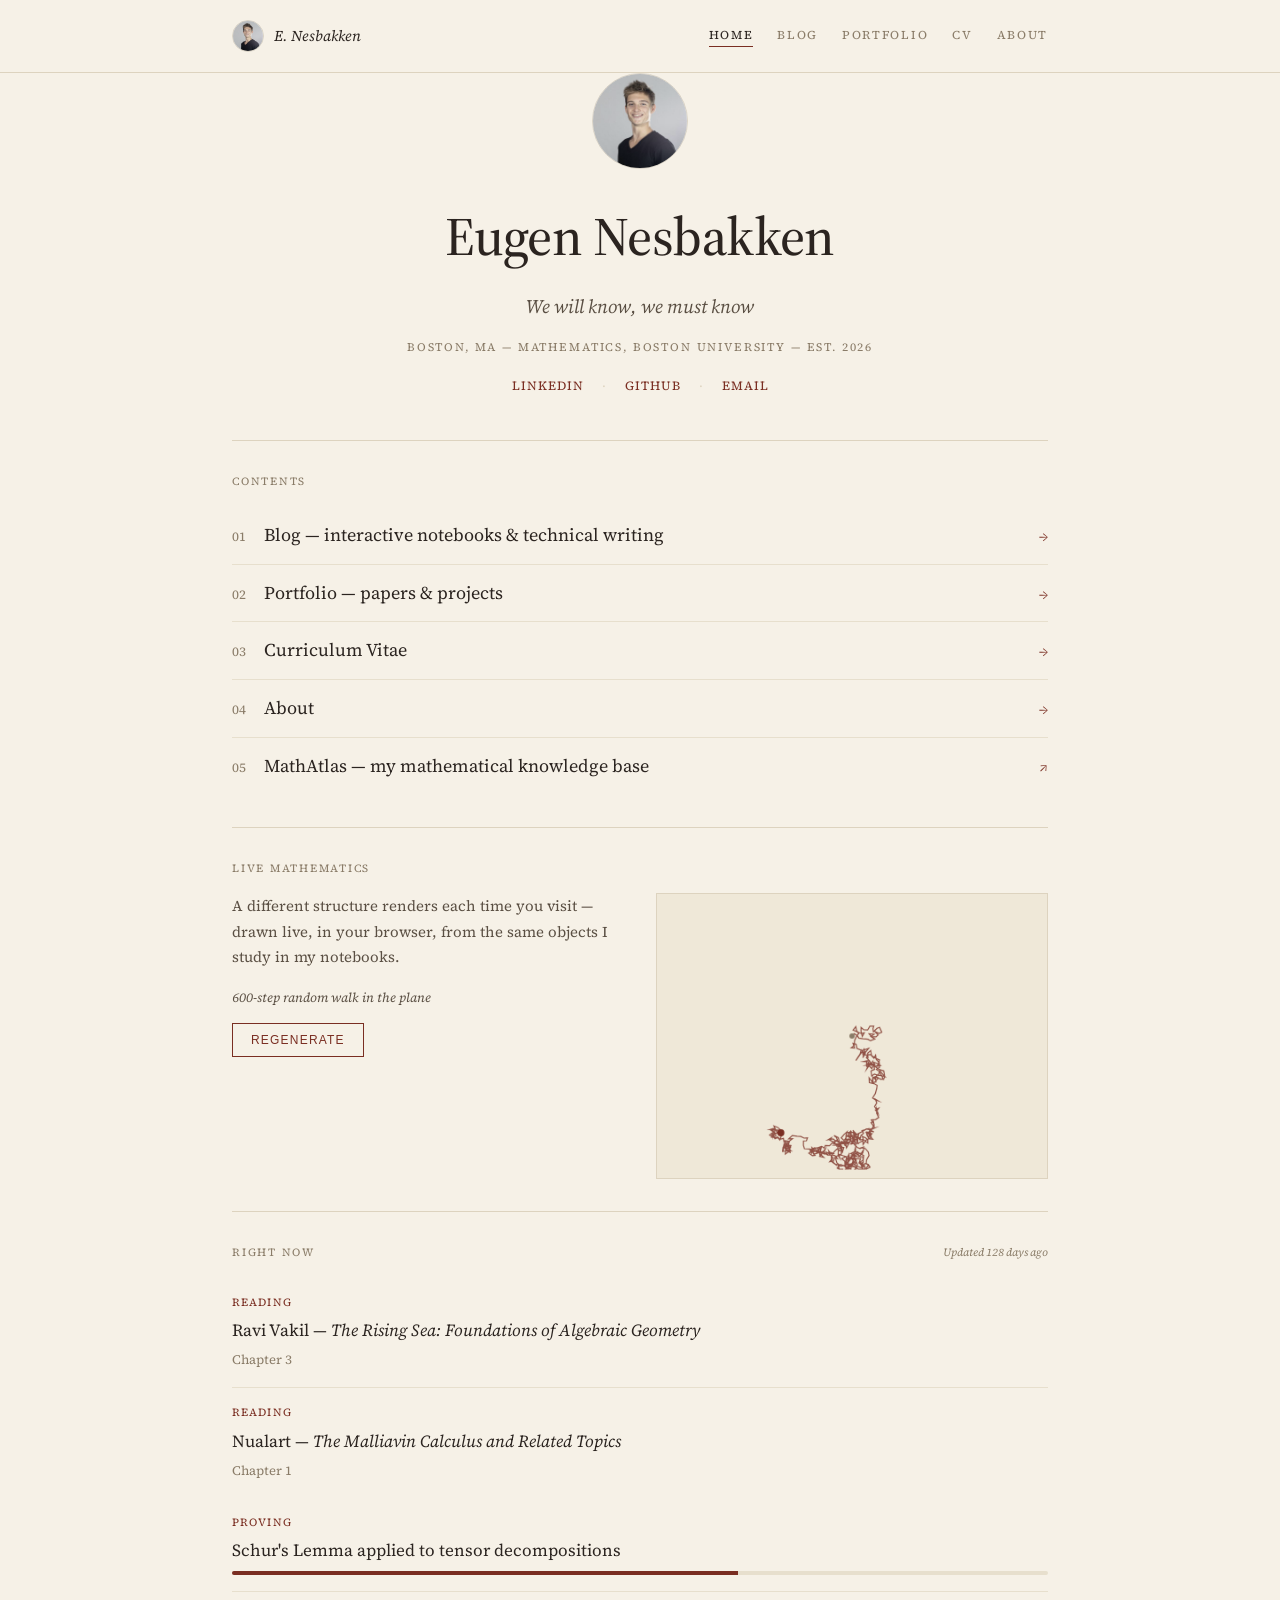
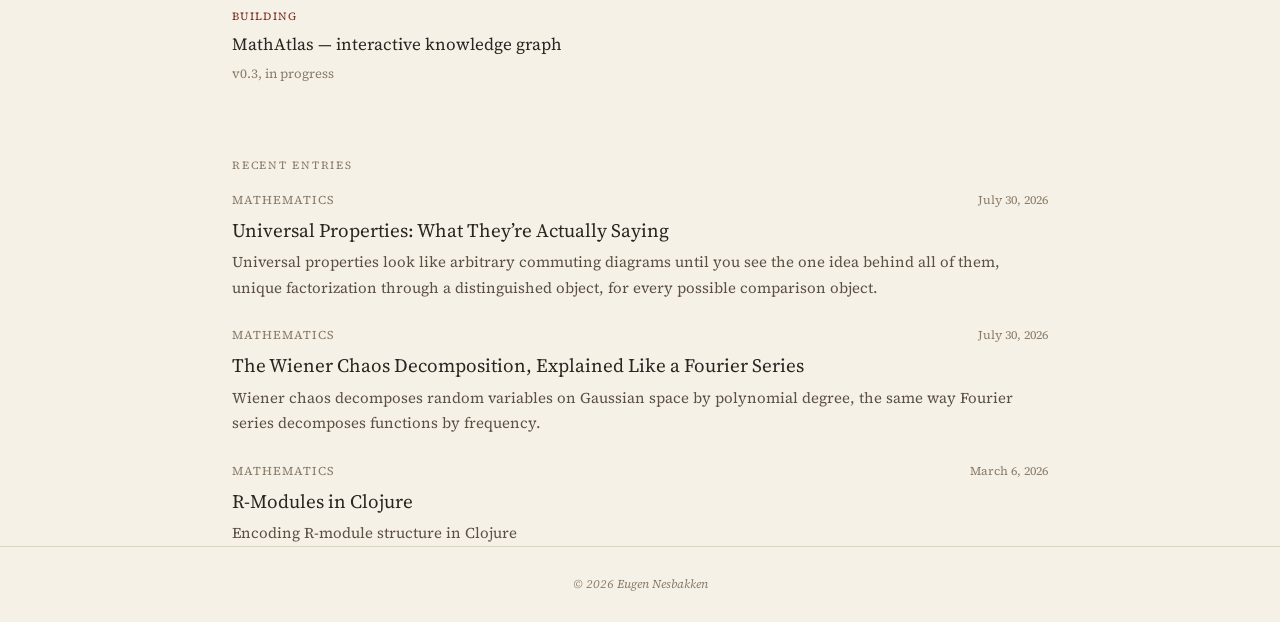
<file: site/index.html>
<!DOCTYPE html>
<html lang="en">
<head>
    <meta charset="UTF-8">
    <meta name="viewport" content="width=device-width, initial-scale=1.0">
    <title>Eugen Nesbakken - Home</title>
    <link rel="preconnect" href="https://fonts.googleapis.com">
    <link href="https://fonts.googleapis.com/css2?family=Source+Serif+4:ital,wght@0,400;0,500;0,600;1,400;1,500&display=swap" rel="stylesheet">
    <link rel="stylesheet" href="css/main.css?v=3">
    <link rel="stylesheet" href="css/blog.css">
</head>
<body>
    <nav class="navbar">
        <div class="container">
            <a href="index.html" class="logo">
                <img src="assets/images/portrait.jpeg" alt="Eugen Nesbakken" class="nav-profile-photo">
                <span class="logo-word">E. Nesbakken</span>
            </a>
            <div class="nav-right">
                <ul class="nav-links">
                    <li><a href="index.html" class="active">Home</a></li>
                    <li><a href="blog.html">Blog</a></li>
                    <li><a href="portfolio.html">Portfolio</a></li>
                    <li><a href="cv.html">CV</a></li>
                    <li><a href="about.html">About</a></li>
                </ul>
            </div>
        </div>
    </nav>

    <main class="container">
        <section class="hero">
            <div class="hero-profile">
                <img src="assets/images/portrait.jpeg" alt="Eugen Nesbakken" class="profile-photo">
                <h1>Eugen Nesbakken</h1>
                <p class="hero-tagline">We will know, we must know</p>
                <p class="hero-meta">Boston, MA &mdash; Mathematics, Boston University &mdash; Est. 2026</p>
                <div class="hero-social">
                    <a href="https://linkedin.com/in/eugnes" target="_blank">LinkedIn</a>
                    <span>&middot;</span>
                    <a href="https://github.com/eugnes03" target="_blank">GitHub</a>
                    <span>&middot;</span>
                    <a href="mailto:eugnes03@bu.edu">Email</a>
                </div>
            </div>
        </section>

        <div class="hairline-divider"></div>

        <section style="padding: 32px 0;">
            <p class="section-label">Contents</p>
            <div class="numbered-list">
                <a href="blog.html" class="numbered-row">
                    <span class="num">01</span>
                    <span class="label">Blog &mdash; interactive notebooks &amp; technical writing</span>
                    <span class="arrow">&rarr;</span>
                </a>
                <a href="portfolio.html" class="numbered-row">
                    <span class="num">02</span>
                    <span class="label">Portfolio &mdash; papers &amp; projects</span>
                    <span class="arrow">&rarr;</span>
                </a>
                <a href="cv.html" class="numbered-row">
                    <span class="num">03</span>
                    <span class="label">Curriculum Vitae</span>
                    <span class="arrow">&rarr;</span>
                </a>
                <a href="about.html" class="numbered-row">
                    <span class="num">04</span>
                    <span class="label">About</span>
                    <span class="arrow">&rarr;</span>
                </a>
                <a href="https://eugnes03.github.io/MathAtlas/" target="_blank" class="numbered-row">
                    <span class="num">05</span>
                    <span class="label">MathAtlas &mdash; my mathematical knowledge base</span>
                    <span class="arrow">&#8599;</span>
                </a>
            </div>
        </section>

        <div class="hairline-divider"></div>

        <section style="padding: 32px 0;">
            <p class="section-label">Live Mathematics</p>
            <div class="viz-grid">
                <div>
                    <p class="viz-intro">A different structure renders each time you visit &mdash; drawn live, in your browser, from the same objects I study in my notebooks.</p>
                    <p class="viz-caption">600-step random walk in the plane</p>
                    <button class="btn" onclick="regenerateViz()">Regenerate</button>
                </div>
                <div class="viz-canvas-wrap">
                    <canvas id="viz-canvas" width="440" height="320"></canvas>
                </div>
            </div>
        </section>

        <div class="hairline-divider"></div>

        <section style="padding: 32px 0;">
            <div class="now-panel-header">
                <p class="section-label" style="margin-bottom:0">Right Now</p>
                <p class="now-updated" id="now-updated"></p>
            </div>

            <div id="now-reading-rows"></div>

            <div class="now-row">
                <p class="now-row-label">Proving</p>
                <p class="now-row-title" id="now-proving-title"></p>
                <div class="now-progress"><div class="now-progress-fill" id="now-proving-progress"></div></div>
            </div>

            <div class="now-row">
                <p class="now-row-label">Building</p>
                <p class="now-row-title" id="now-building-title"></p>
                <p class="now-row-meta" id="now-building-meta"></p>
            </div>
        </section>

        <section style="padding-top: 24px;">
            <p class="section-label">Recent Entries</p>
            <div id="recent-posts-container" class="entries-list">
            </div>
        </section>
    </main>

    <footer>
        <div class="container">
            <p>&copy; 2026 Eugen Nesbakken</p>
        </div>
    </footer>

    <script src="js/blog.js"></script>
    <script>
        document.addEventListener('DOMContentLoaded', () => {
            loadRecentPosts(3);
        });
    </script>
    <script src="js/additions.js"></script>
</body>
</html>
</file>
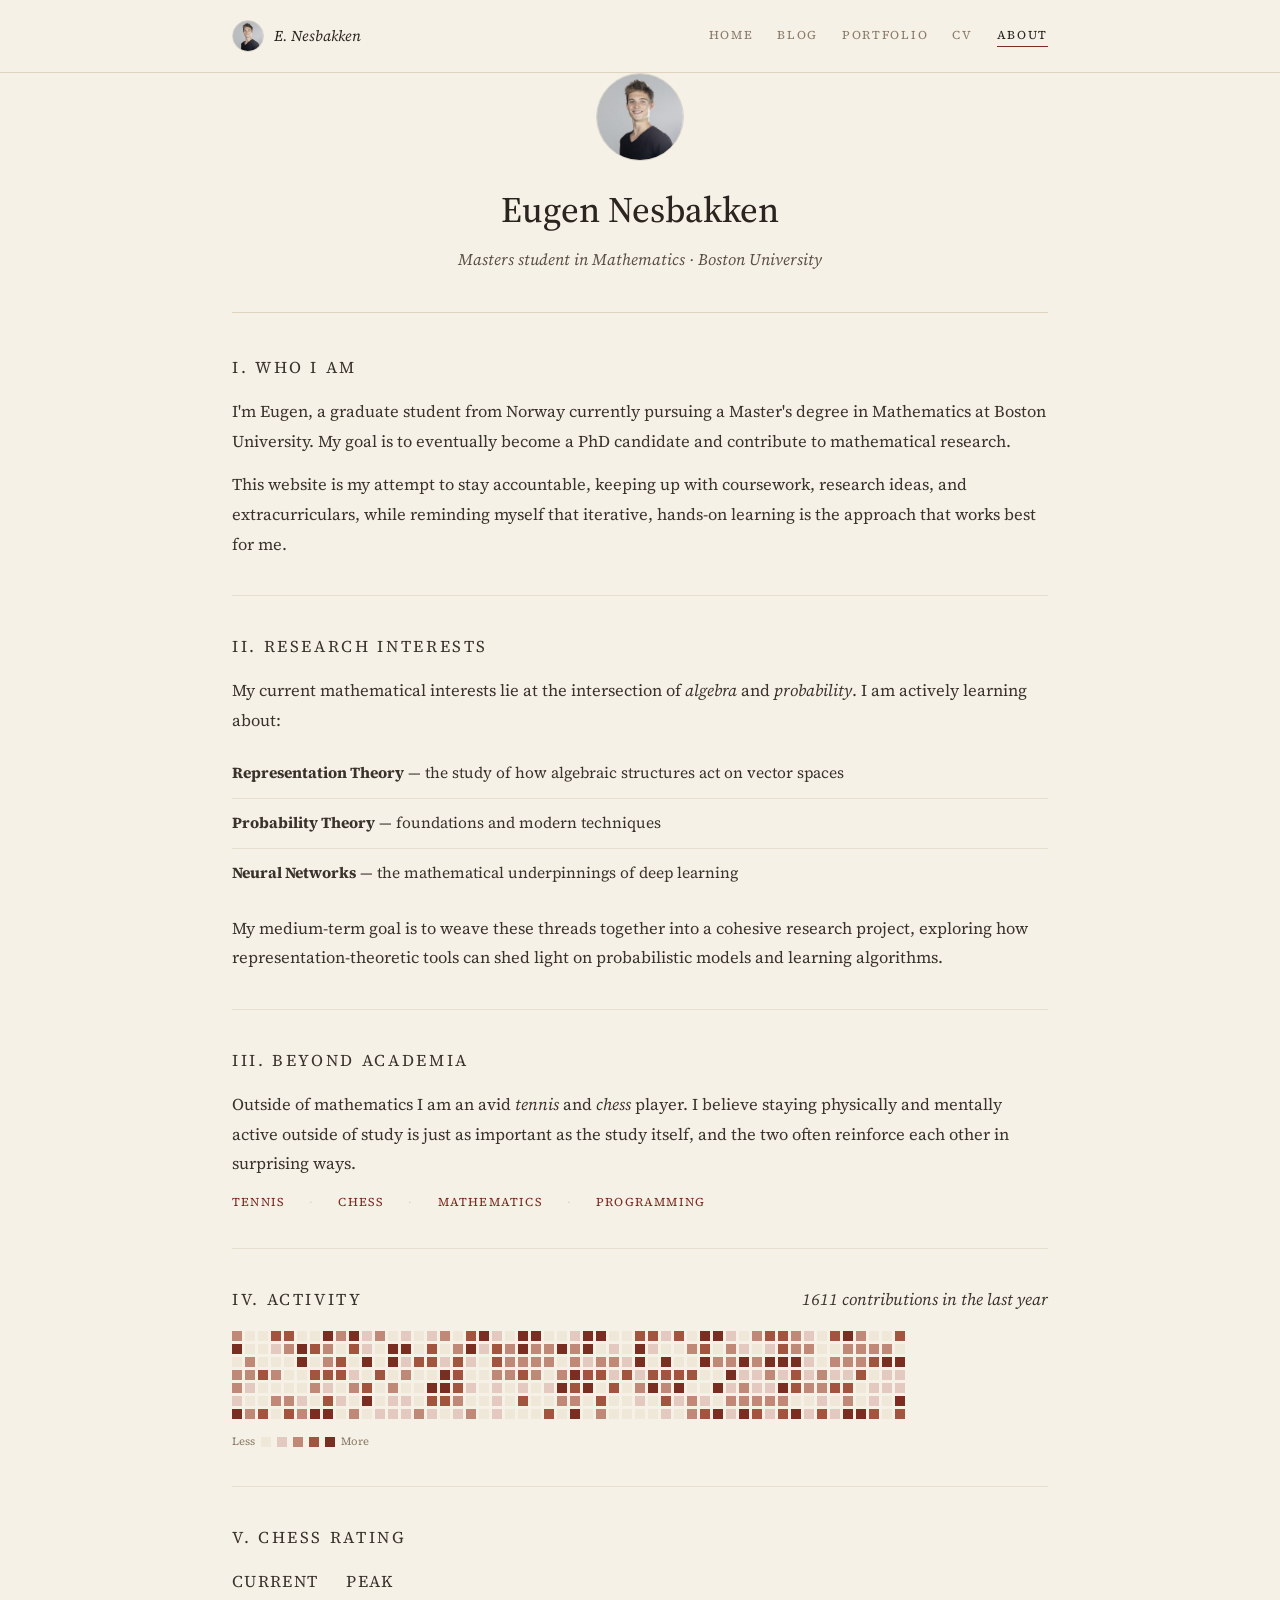
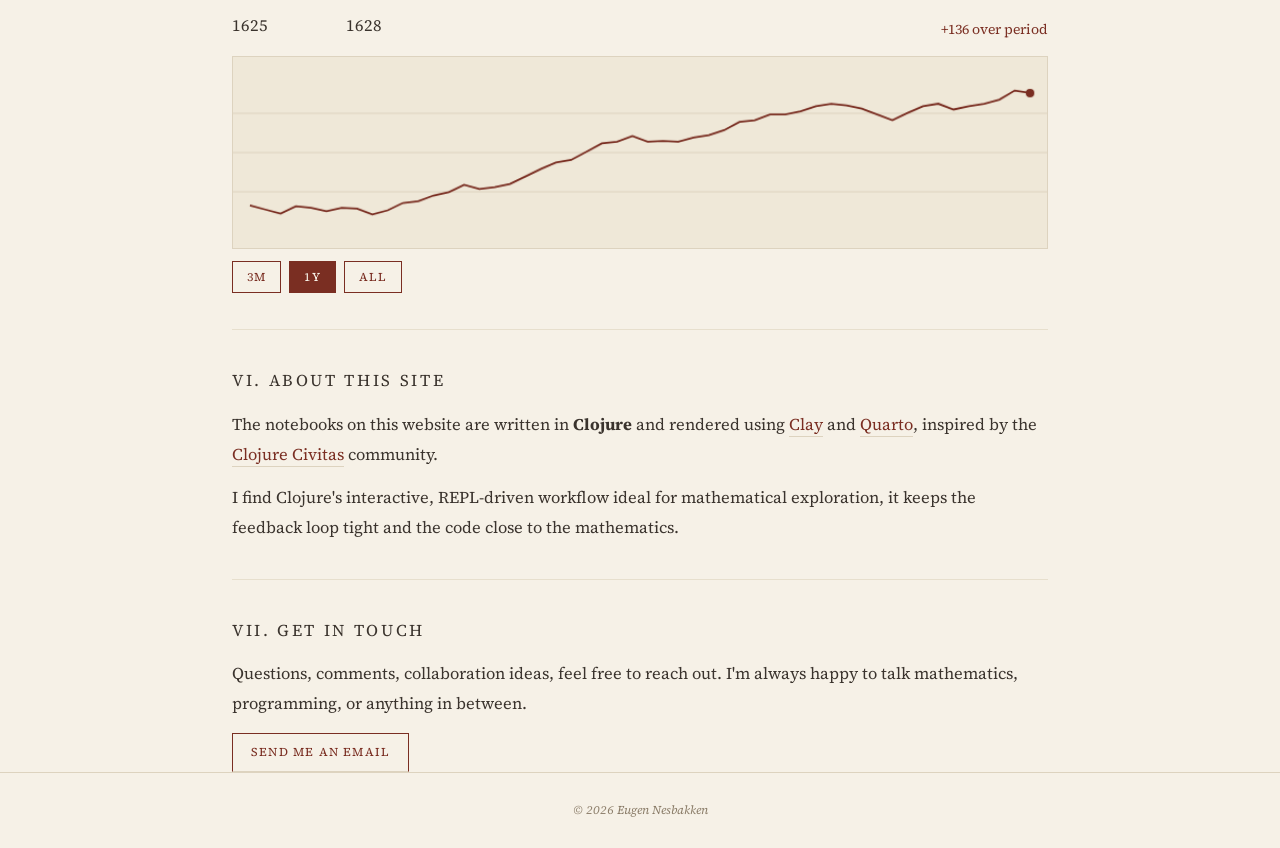
<file: site/about.html>
<!DOCTYPE html>
<html lang="en">
<head>
    <meta charset="UTF-8">
    <meta name="viewport" content="width=device-width, initial-scale=1.0">
    <title>About - Eugen Nesbakken</title>
    <link rel="preconnect" href="https://fonts.googleapis.com">
    <link href="https://fonts.googleapis.com/css2?family=Source+Serif+4:ital,wght@0,400;0,500;0,600;1,400;1,500&display=swap" rel="stylesheet">
    <link rel="stylesheet" href="css/main.css?v=3">
</head>
<body>
    <nav class="navbar">
        <div class="container">
            <a href="index.html" class="logo">
                <img src="assets/images/portrait.jpeg" alt="Eugen Nesbakken" class="nav-profile-photo">
                <span class="logo-word">E. Nesbakken</span>
            </a>
            <div class="nav-right">
                <ul class="nav-links">
                    <li><a href="index.html">Home</a></li>
                    <li><a href="blog.html">Blog</a></li>
                    <li><a href="portfolio.html">Portfolio</a></li>
                    <li><a href="cv.html">CV</a></li>
                    <li><a href="about.html" class="active">About</a></li>
                </ul>
            </div>
        </div>
    </nav>

    <main class="container">

        <!-- Hero / intro -->
        <section class="about-hero">
            <img src="assets/images/portrait.jpeg" alt="Eugen Nesbakken" class="about-portrait">
            <h1>Eugen Nesbakken</h1>
            <p class="about-tagline">Masters student in Mathematics &middot; Boston University</p>
        </section>

        <div class="about-body">

            <!-- Who I am -->
            <section class="about-section">
                <p class="about-section-title">I. Who I Am</p>
                <p>
                    I'm Eugen, a graduate student from Norway currently pursuing a Master's degree in Mathematics at Boston University. My goal is to eventually become a PhD candidate and contribute to mathematical research.
                </p>
                <p>
                    This website is my attempt to stay accountable, keeping up with coursework, research ideas, and extracurriculars, while reminding myself that iterative, hands-on learning is the approach that works best for me.
                </p>
            </section>

            <!-- Research interests -->
            <section class="about-section">
                <p class="about-section-title">II. Research Interests</p>
                <p>
                    My current mathematical interests lie at the intersection of <em>algebra</em> and <em>probability</em>. I am actively learning about:
                </p>
                <ul class="about-list">
                    <li><strong>Representation Theory</strong> — the study of how algebraic structures act on vector spaces</li>
                    <li><strong>Probability Theory</strong> — foundations and modern techniques</li>
                    <li><strong>Neural Networks</strong> — the mathematical underpinnings of deep learning</li>
                </ul>
                <p>
                    My medium-term goal is to weave these threads together into a cohesive research project, exploring how representation-theoretic tools can shed light on probabilistic models and learning algorithms.
                </p>
            </section>

            <!-- Beyond academia -->
            <section class="about-section">
                <p class="about-section-title">III. Beyond Academia</p>
                <p>
                    Outside of mathematics I am an avid <em>tennis</em> and <em>chess</em> player. I believe staying physically and mentally active outside of study is just as important as the study itself, and the two often reinforce each other in surprising ways.
                </p>
                <div class="about-interest-grid">
                    <span>Tennis</span><span class="dot">&middot;</span><span>Chess</span><span class="dot">&middot;</span><span>Mathematics</span><span class="dot">&middot;</span><span>Programming</span>
                </div>
            </section>

            <!-- Activity -->
            <section class="about-section">
                <div class="now-panel-header">
                    <p class="about-section-title" style="margin-bottom:0">IV. Activity</p>
                    <p class="now-updated" id="heatmap-total">&mdash; contributions in the last year</p>
                </div>
                <div class="heatmap-scroll">
                    <div class="heatmap-grid" id="heatmap-grid"></div>
                </div>
                <div class="heatmap-legend">
                    <span>Less</span>
                    <div class="heatmap-cell" style="background:#efe8d8"></div>
                    <div class="heatmap-cell" style="background:#e3c9bf"></div>
                    <div class="heatmap-cell" style="background:#c08876"></div>
                    <div class="heatmap-cell" style="background:#a3543f"></div>
                    <div class="heatmap-cell" style="background:#7a2e22"></div>
                    <span>More</span>
                </div>
            </section>

            <!-- Chess rating -->
            <section class="about-section">
                <p class="about-section-title">V. Chess Rating</p>
                <div class="elo-stats">
                    <div>
                        <p class="elo-stat-label">Current</p>
                        <p class="elo-current" id="elo-current">&mdash;</p>
                    </div>
                    <div>
                        <p class="elo-stat-label">Peak</p>
                        <p class="elo-peak" id="elo-peak">&mdash;</p>
                    </div>
                    <span class="elo-change" id="elo-change"></span>
                </div>
                <div class="elo-chart-wrap">
                    <canvas id="elo-canvas" width="768" height="180"></canvas>
                </div>
                <div class="elo-tf-buttons">
                    <button class="elo-tf-btn" id="elo-tf-3m" onclick="setEloTimeframe('3M')">3M</button>
                    <button class="elo-tf-btn active" id="elo-tf-1y" onclick="setEloTimeframe('1Y')">1Y</button>
                    <button class="elo-tf-btn" id="elo-tf-all" onclick="setEloTimeframe('ALL')">All</button>
                </div>
            </section>

            <!-- About this site -->
            <section class="about-section">
                <p class="about-section-title">VI. About This Site</p>
                <p>
                    The notebooks on this website are written in <strong>Clojure</strong> and rendered using <a href="https://github.com/scicloj/clay" target="_blank" rel="noopener">Clay</a> and <a href="https://quarto.org" target="_blank" rel="noopener">Quarto</a>, inspired by the <a href="https://clojurians.zulipchat.com/#narrow/channel/321125-clojure-data-cookbook" target="_blank" rel="noopener">Clojure Civitas</a> community.
                </p>
                <p>
                    I find Clojure's interactive, REPL-driven workflow ideal for mathematical exploration, it keeps the feedback loop tight and the code close to the mathematics.
                </p>
            </section>

            <!-- Contact -->
            <section class="about-section about-section-last">
                <p class="about-section-title">VII. Get in Touch</p>
                <p>
                    Questions, comments, collaboration ideas, feel free to reach out. I'm always happy to talk mathematics, programming, or anything in between.
                </p>
                <a href="mailto:eugnes@bu.edu" class="btn">Send me an email</a>
            </section>

        </div>
    </main>

    <footer>
        <div class="container">
            <p>&copy; 2026 Eugen Nesbakken</p>
        </div>
    </footer>

    <script src="js/additions.js"></script>
</body>
</html>
</file>
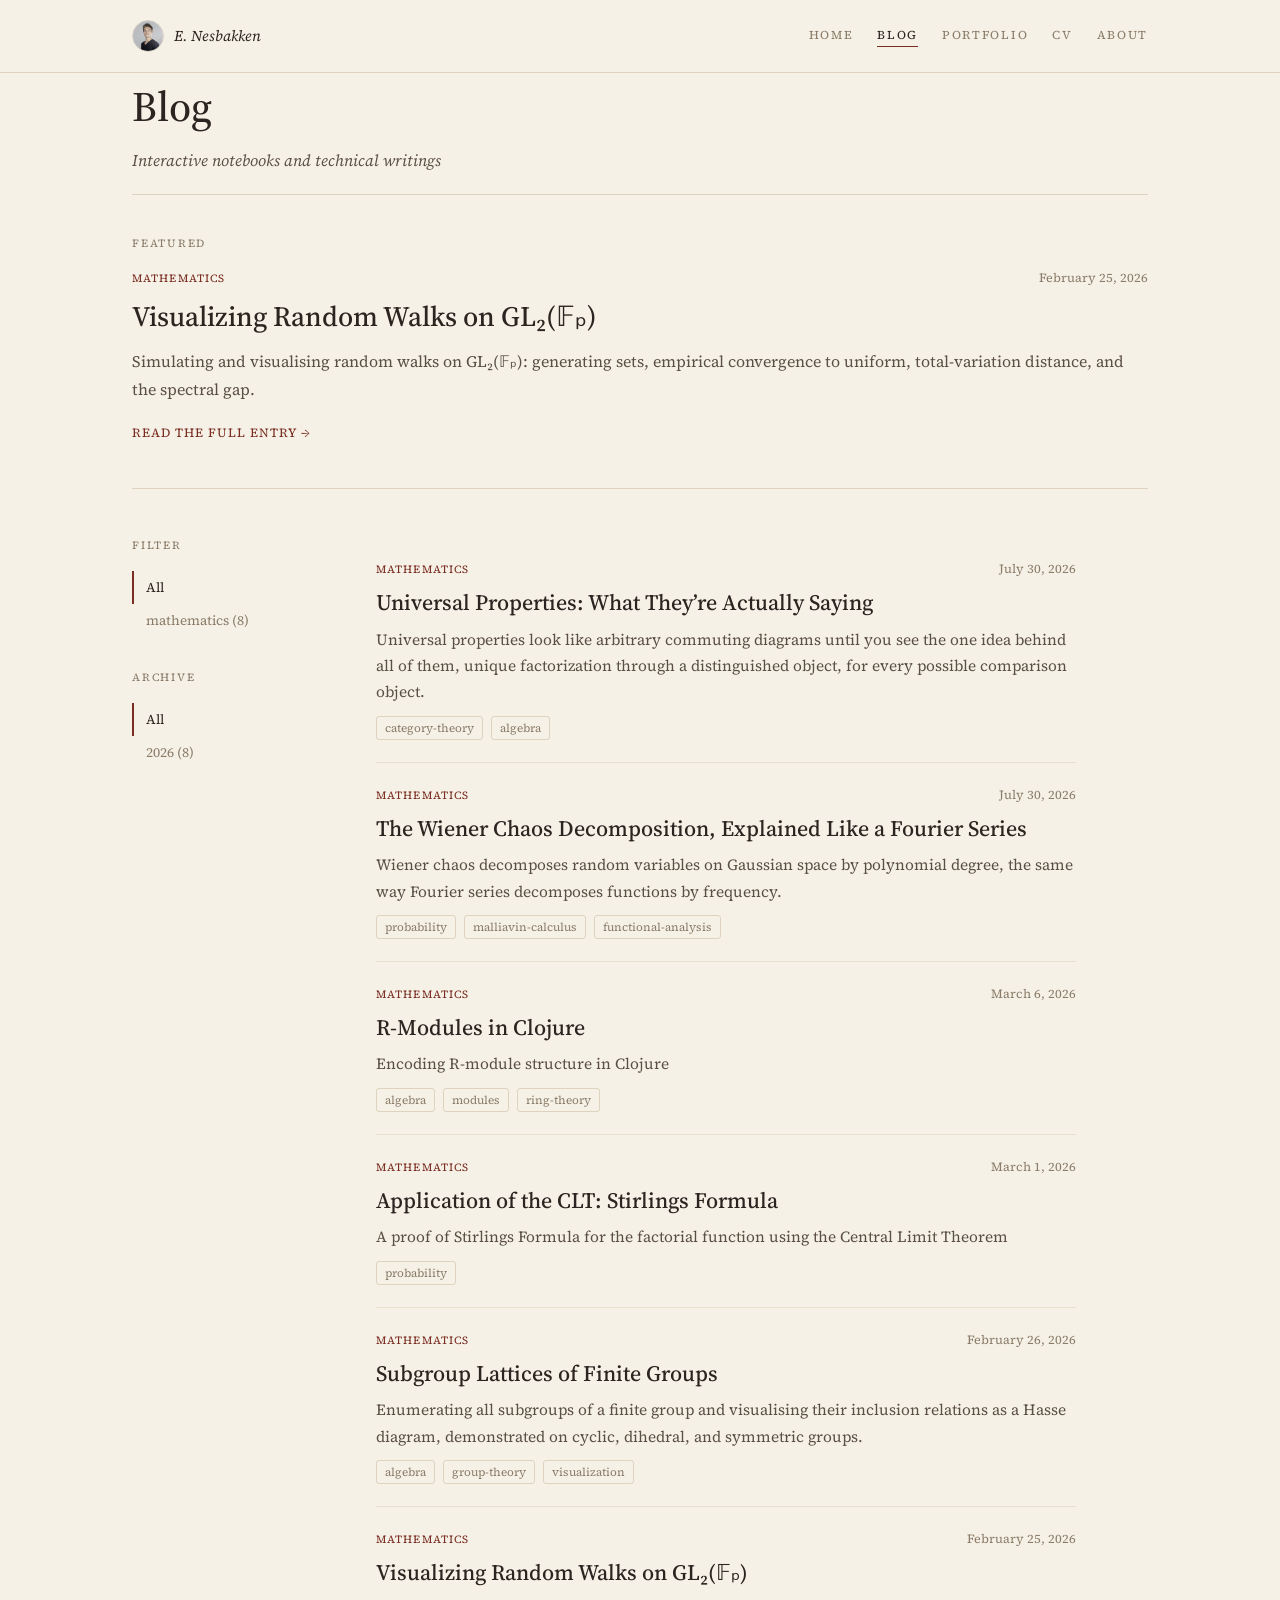
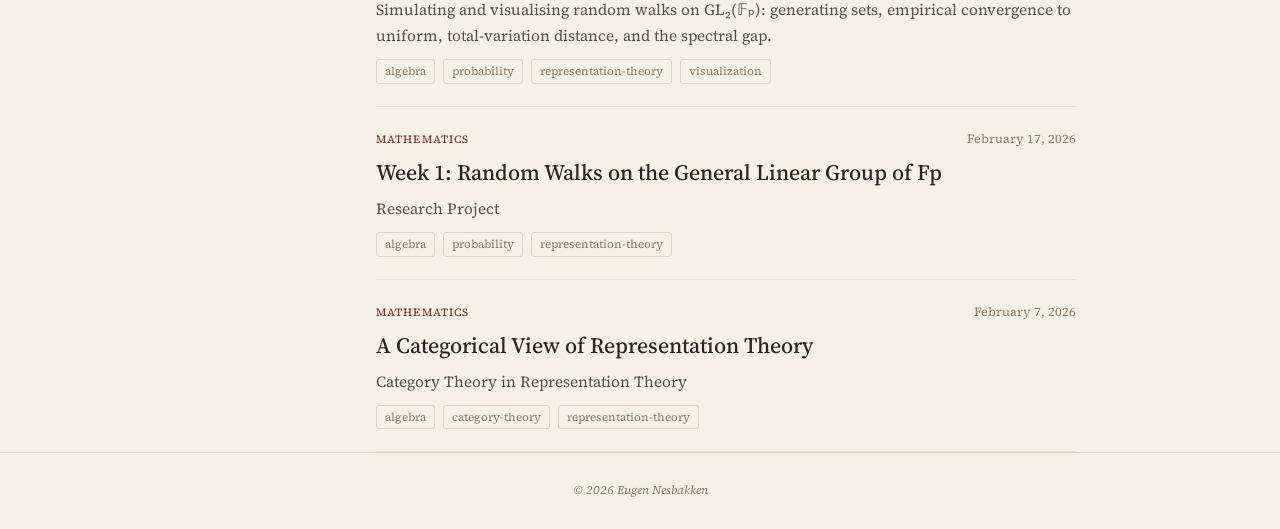
<file: site/blog.html>
<!DOCTYPE html>
<html lang="en">
<head>
    <meta charset="UTF-8">
    <meta name="viewport" content="width=device-width, initial-scale=1.0">
    <title>Blog - Eugen Nesbakken</title>
    <link rel="preconnect" href="https://fonts.googleapis.com">
    <link href="https://fonts.googleapis.com/css2?family=Source+Serif+4:ital,wght@0,400;0,500;0,600;1,400;1,500&display=swap" rel="stylesheet">
    <link rel="stylesheet" href="css/main.css?v=3">
    <link rel="stylesheet" href="css/blog.css">
</head>
<body>
    <nav class="navbar">
        <div class="container wide">
            <a href="index.html" class="logo">
                <img src="assets/images/portrait.jpeg" alt="Eugen Nesbakken" class="nav-profile-photo">
                <span class="logo-word">E. Nesbakken</span>
            </a>
            <div class="nav-right">
                <ul class="nav-links">
                    <li><a href="index.html">Home</a></li>
                    <li><a href="blog.html" class="active">Blog</a></li>
                    <li><a href="portfolio.html">Portfolio</a></li>
                    <li><a href="cv.html">CV</a></li>
                    <li><a href="about.html">About</a></li>
                </ul>
            </div>
        </div>
    </nav>

    <main class="container wide">
        <header class="page-header">
            <h1>Blog</h1>
            <p>Interactive notebooks and technical writings</p>
        </header>

        <div id="featured-post"></div>

        <div class="blog-layout">
            <aside class="blog-sidebar">
                <div class="filter-group">
                    <p class="section-label">Filter</p>
                    <div id="category-filters" class="filter-list"></div>
                </div>
                <div class="filter-group">
                    <p class="section-label">Archive</p>
                    <div id="year-filters" class="filter-list"></div>
                </div>
            </aside>

            <div id="blog-posts" class="blog-posts-list"></div>
        </div>
    </main>

    <footer>
        <div class="container wide">
            <p>&copy; 2026 Eugen Nesbakken</p>
        </div>
    </footer>

    <script src="js/blog.js"></script>
    <script>
        document.addEventListener('DOMContentLoaded', () => {
            loadAllPosts();
        });
    </script>
</body>
</html>
</file>
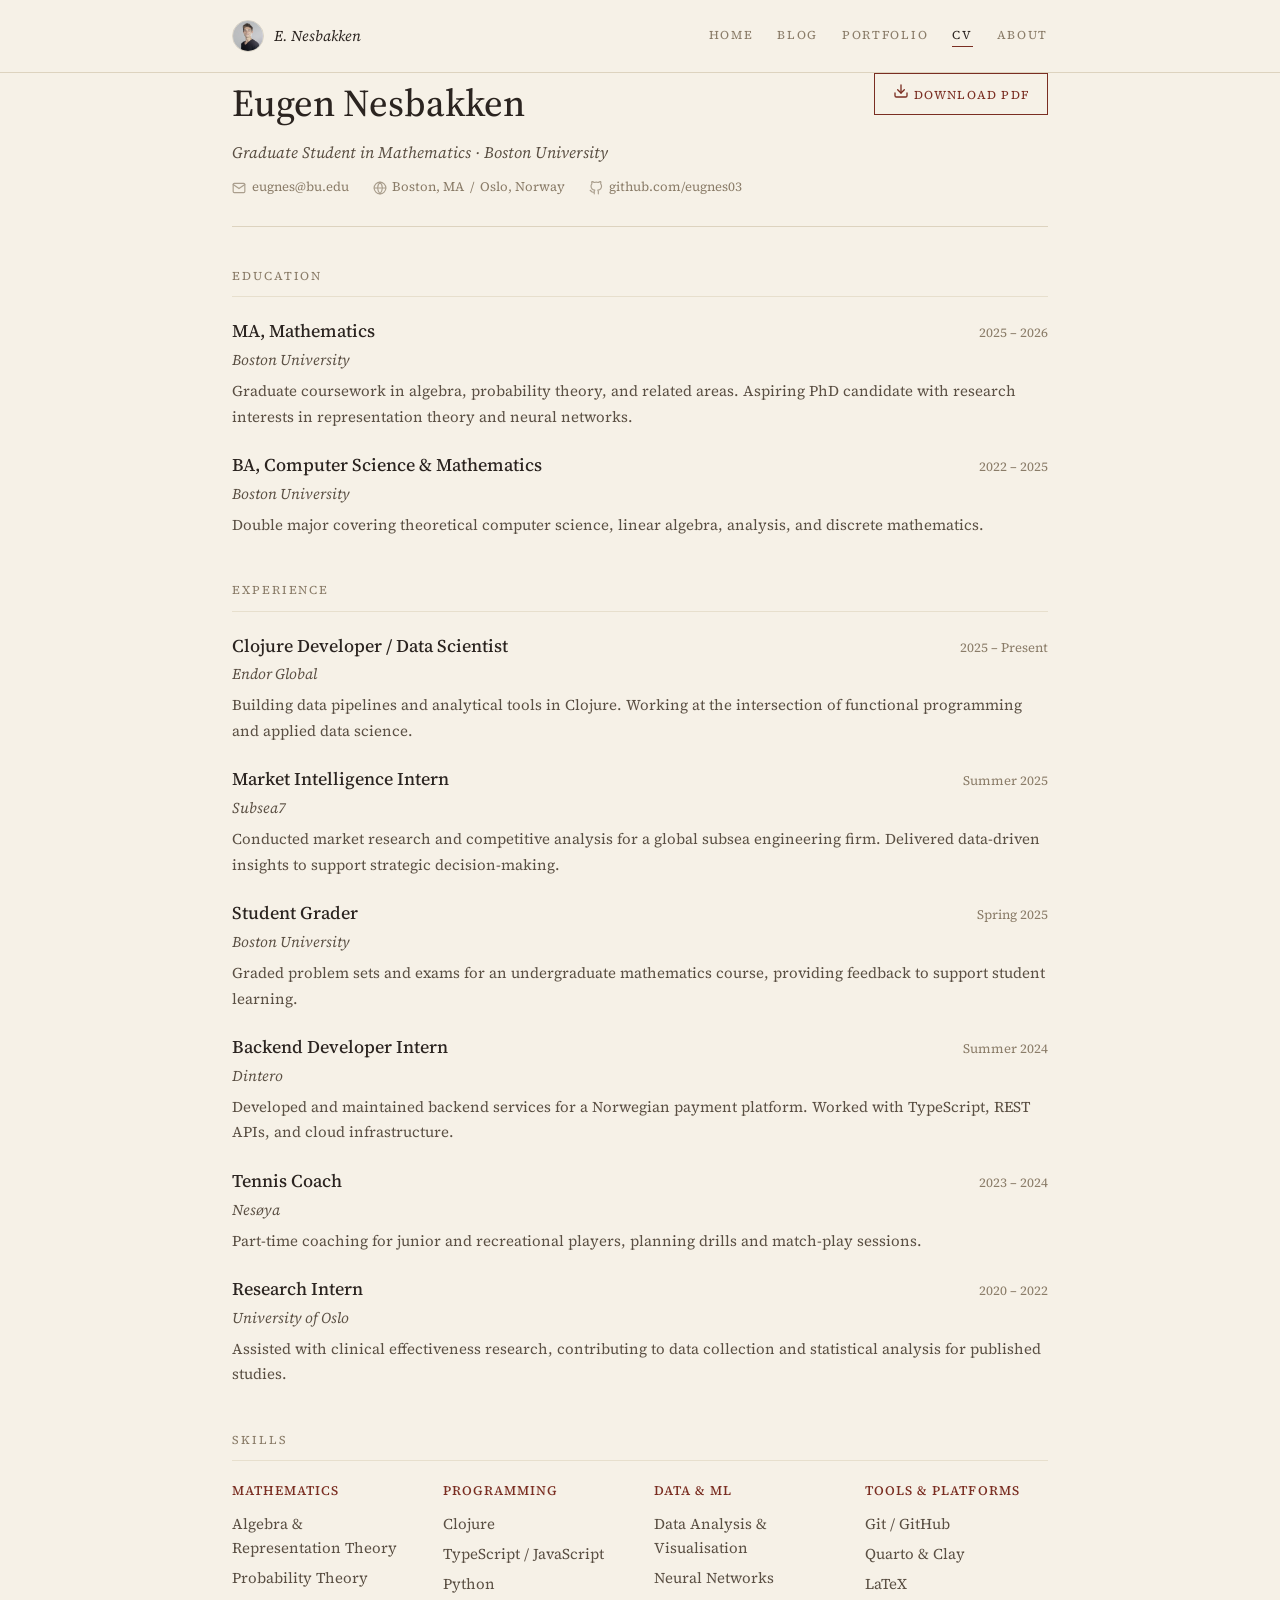
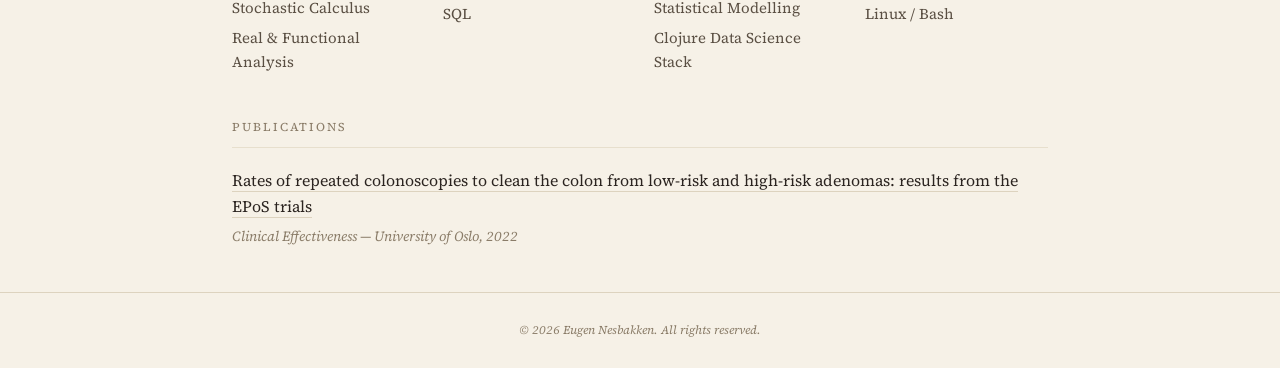
<file: site/cv.html>
<!DOCTYPE html>
<html lang="en">
<head>
    <meta charset="UTF-8">
    <meta name="viewport" content="width=device-width, initial-scale=1.0">
    <title>CV - Eugen Nesbakken</title>
    <link rel="preconnect" href="https://fonts.googleapis.com">
    <link href="https://fonts.googleapis.com/css2?family=Source+Serif+4:ital,wght@0,400;0,500;0,600;1,400;1,500&display=swap" rel="stylesheet">
    <link rel="stylesheet" href="css/main.css?v=3">
</head>
<body>
    <nav class="navbar">
        <div class="container">
            <a href="index.html" class="logo">
                <img src="assets/images/portrait.jpeg" alt="Eugen Nesbakken" class="nav-profile-photo">
                <span class="logo-word">E. Nesbakken</span>
            </a>
            <div class="nav-right">
                <ul class="nav-links">
                    <li><a href="index.html">Home</a></li>
                    <li><a href="blog.html">Blog</a></li>
                    <li><a href="portfolio.html">Portfolio</a></li>
                    <li><a href="cv.html" class="active">CV</a></li>
                    <li><a href="about.html">About</a></li>
                </ul>
            </div>
        </div>
    </nav>

    <main class="container cv2">

        <!-- Header -->
        <header class="cv2-header">
            <div class="cv2-header-left">
                <h1>Eugen Nesbakken</h1>
                <p class="cv2-subtitle">Graduate Student in Mathematics &middot; Boston University</p>
                <div class="cv2-contact">
                    <span>
                        <!-- envelope icon -->
                        <svg xmlns="http://www.w3.org/2000/svg" width="14" height="14" viewBox="0 0 24 24" fill="none" stroke="currentColor" stroke-width="2" stroke-linecap="round" stroke-linejoin="round"><path d="M4 4h16c1.1 0 2 .9 2 2v12c0 1.1-.9 2-2 2H4c-1.1 0-2-.9-2-2V6c0-1.1.9-2 2-2z"></path><polyline points="22,6 12,13 2,6"></polyline></svg>
                        eugnes@bu.edu
                    </span>
                    <span>
                        <!-- globe icon -->
                        <svg xmlns="http://www.w3.org/2000/svg" width="14" height="14" viewBox="0 0 24 24" fill="none" stroke="currentColor" stroke-width="2" stroke-linecap="round" stroke-linejoin="round"><circle cx="12" cy="12" r="10"></circle><line x1="2" y1="12" x2="22" y2="12"></line><path d="M12 2a15.3 15.3 0 0 1 4 10 15.3 15.3 0 0 1-4 10 15.3 15.3 0 0 1-4-10 15.3 15.3 0 0 1 4-10z"></path></svg>
                        Boston, MA &nbsp;/&nbsp; Oslo, Norway
                    </span>
                    <span>
                        <!-- github icon -->
                        <svg xmlns="http://www.w3.org/2000/svg" width="14" height="14" viewBox="0 0 24 24" fill="none" stroke="currentColor" stroke-width="2" stroke-linecap="round" stroke-linejoin="round"><path d="M9 19c-5 1.5-5-2.5-7-3m14 6v-3.87a3.37 3.37 0 0 0-.94-2.61c3.14-.35 6.44-1.54 6.44-7A5.44 5.44 0 0 0 20 4.77 5.07 5.07 0 0 0 19.91 1S18.73.65 16 2.48a13.38 13.38 0 0 0-7 0C6.27.65 5.09 1 5.09 1A5.07 5.07 0 0 0 5 4.77a5.44 5.44 0 0 0-1.5 3.78c0 5.42 3.3 6.61 6.44 7A3.37 3.37 0 0 0 9 18.13V22"></path></svg>
                        github.com/eugnes03
                    </span>
                </div>
            </div>
            <a href="assets/pdfs/cv.pdf" class="btn cv2-download" download>
                <svg xmlns="http://www.w3.org/2000/svg" width="16" height="16" viewBox="0 0 24 24" fill="none" stroke="currentColor" stroke-width="2" stroke-linecap="round" stroke-linejoin="round"><path d="M21 15v4a2 2 0 0 1-2 2H5a2 2 0 0 1-2-2v-4"></path><polyline points="7 10 12 15 17 10"></polyline><line x1="12" y1="15" x2="12" y2="3"></line></svg>
                Download PDF
            </a>
        </header>

        <!-- Education -->
        <section class="cv2-section">
            <h2 class="cv2-section-title">Education</h2>
            <div class="cv2-timeline">

                <div class="cv2-entry">
                    <div class="cv2-entry-body">
                        <div class="cv2-entry-header">
                            <div>
                                <h3>MA, Mathematics</h3>
                                <p class="cv2-org">Boston University</p>
                            </div>
                            <span class="cv2-date">2025 – 2026</span>
                        </div>
                        <p class="cv2-desc">Graduate coursework in algebra, probability theory, and related areas. Aspiring PhD candidate with research interests in representation theory and neural networks.</p>
                    </div>
                </div>

                <div class="cv2-entry">
                    <div class="cv2-entry-body">
                        <div class="cv2-entry-header">
                            <div>
                                <h3>BA, Computer Science &amp; Mathematics</h3>
                                <p class="cv2-org">Boston University</p>
                            </div>
                            <span class="cv2-date">2022 – 2025</span>
                        </div>
                        <p class="cv2-desc">Double major covering theoretical computer science, linear algebra, analysis, and discrete mathematics.</p>
                    </div>
                </div>

            </div>
        </section>

        <!-- Experience -->
        <section class="cv2-section">
            <h2 class="cv2-section-title">Experience</h2>
            <div class="cv2-timeline">

                <div class="cv2-entry">
                    <div class="cv2-entry-body">
                        <div class="cv2-entry-header">
                            <div>
                                <h3>Clojure Developer / Data Scientist</h3>
                                <p class="cv2-org">Endor Global</p>
                            </div>
                            <span class="cv2-date">2025 – Present</span>
                        </div>
                        <p class="cv2-desc">Building data pipelines and analytical tools in Clojure. Working at the intersection of functional programming and applied data science.</p>
                    </div>
                </div>

                <div class="cv2-entry">
                    <div class="cv2-entry-body">
                        <div class="cv2-entry-header">
                            <div>
                                <h3>Market Intelligence Intern</h3>
                                <p class="cv2-org">Subsea7</p>
                            </div>
                            <span class="cv2-date">Summer 2025</span>
                        </div>
                        <p class="cv2-desc">Conducted market research and competitive analysis for a global subsea engineering firm. Delivered data-driven insights to support strategic decision-making.</p>
                    </div>
                </div>

                <div class="cv2-entry">
                    <div class="cv2-entry-body">
                        <div class="cv2-entry-header">
                            <div>
                                <h3>Student Grader</h3>
                                <p class="cv2-org">Boston University</p>
                            </div>
                            <span class="cv2-date">Spring 2025</span>
                        </div>
                        <p class="cv2-desc">Graded problem sets and exams for an undergraduate mathematics course, providing feedback to support student learning.</p>
                    </div>
                </div>

                <div class="cv2-entry">
                    <div class="cv2-entry-body">
                        <div class="cv2-entry-header">
                            <div>
                                <h3>Backend Developer Intern</h3>
                                <p class="cv2-org">Dintero</p>
                            </div>
                            <span class="cv2-date">Summer 2024</span>
                        </div>
                        <p class="cv2-desc">Developed and maintained backend services for a Norwegian payment platform. Worked with TypeScript, REST APIs, and cloud infrastructure.</p>
                    </div>
                </div>

                <div class="cv2-entry">
                    <div class="cv2-entry-body">
                        <div class="cv2-entry-header">
                            <div>
                                <h3>Tennis Coach</h3>
                                <p class="cv2-org">Nes&oslash;ya</p>
                            </div>
                            <span class="cv2-date">2023 – 2024</span>
                        </div>
                        <p class="cv2-desc">Part-time coaching for junior and recreational players, planning drills and match-play sessions.</p>
                    </div>
                </div>

                <div class="cv2-entry">
                    <div class="cv2-entry-body">
                        <div class="cv2-entry-header">
                            <div>
                                <h3>Research Intern</h3>
                                <p class="cv2-org">University of Oslo</p>
                            </div>
                            <span class="cv2-date">2020 – 2022</span>
                        </div>
                        <p class="cv2-desc">Assisted with clinical effectiveness research, contributing to data collection and statistical analysis for published studies.</p>
                    </div>
                </div>

            </div>
        </section>

        <!-- Skills -->
        <section class="cv2-section">
            <h2 class="cv2-section-title">Skills</h2>
            <div class="cv2-skills-grid">
                <div class="cv2-skill-group">
                    <h3>Mathematics</h3>
                    <ul>
                        <li>Algebra &amp; Representation Theory</li>
                        <li>Probability Theory</li>
                        <li>Stochastic Calculus</li>
                        <li>Real &amp; Functional Analysis</li>
                    </ul>
                </div>
                <div class="cv2-skill-group">
                    <h3>Programming</h3>
                    <ul>
                        <li>Clojure</li>
                        <li>TypeScript / JavaScript</li>
                        <li>Python</li>
                        <li>SQL</li>
                    </ul>
                </div>
                <div class="cv2-skill-group">
                    <h3>Data &amp; ML</h3>
                    <ul>
                        <li>Data Analysis &amp; Visualisation</li>
                        <li>Neural Networks</li>
                        <li>Statistical Modelling</li>
                        <li>Clojure Data Science Stack</li>
                    </ul>
                </div>
                <div class="cv2-skill-group">
                    <h3>Tools &amp; Platforms</h3>
                    <ul>
                        <li>Git / GitHub</li>
                        <li>Quarto &amp; Clay</li>
                        <li>LaTeX</li>
                        <li>Linux / Bash</li>
                    </ul>
                </div>
            </div>
        </section>

        <!-- Publications -->
        <section class="cv2-section">
            <h2 class="cv2-section-title">Publications</h2>
            <div class="cv2-pub">
                <p class="cv2-pub-title">
                    <a href="https://pubmed.ncbi.nlm.nih.gov/36307178/" target="_blank" rel="noopener">
                        Rates of repeated colonoscopies to clean the colon from low-risk and high-risk adenomas: results from the EPoS trials
                    </a>
                </p>
                <p class="cv2-pub-meta">Clinical Effectiveness &mdash; University of Oslo, 2022</p>
            </div>
        </section>

    </main>

    <footer>
        <div class="container">
            <p>&copy; 2026 Eugen Nesbakken. All rights reserved.</p>
        </div>
    </footer>

</body>
</html>
</file>
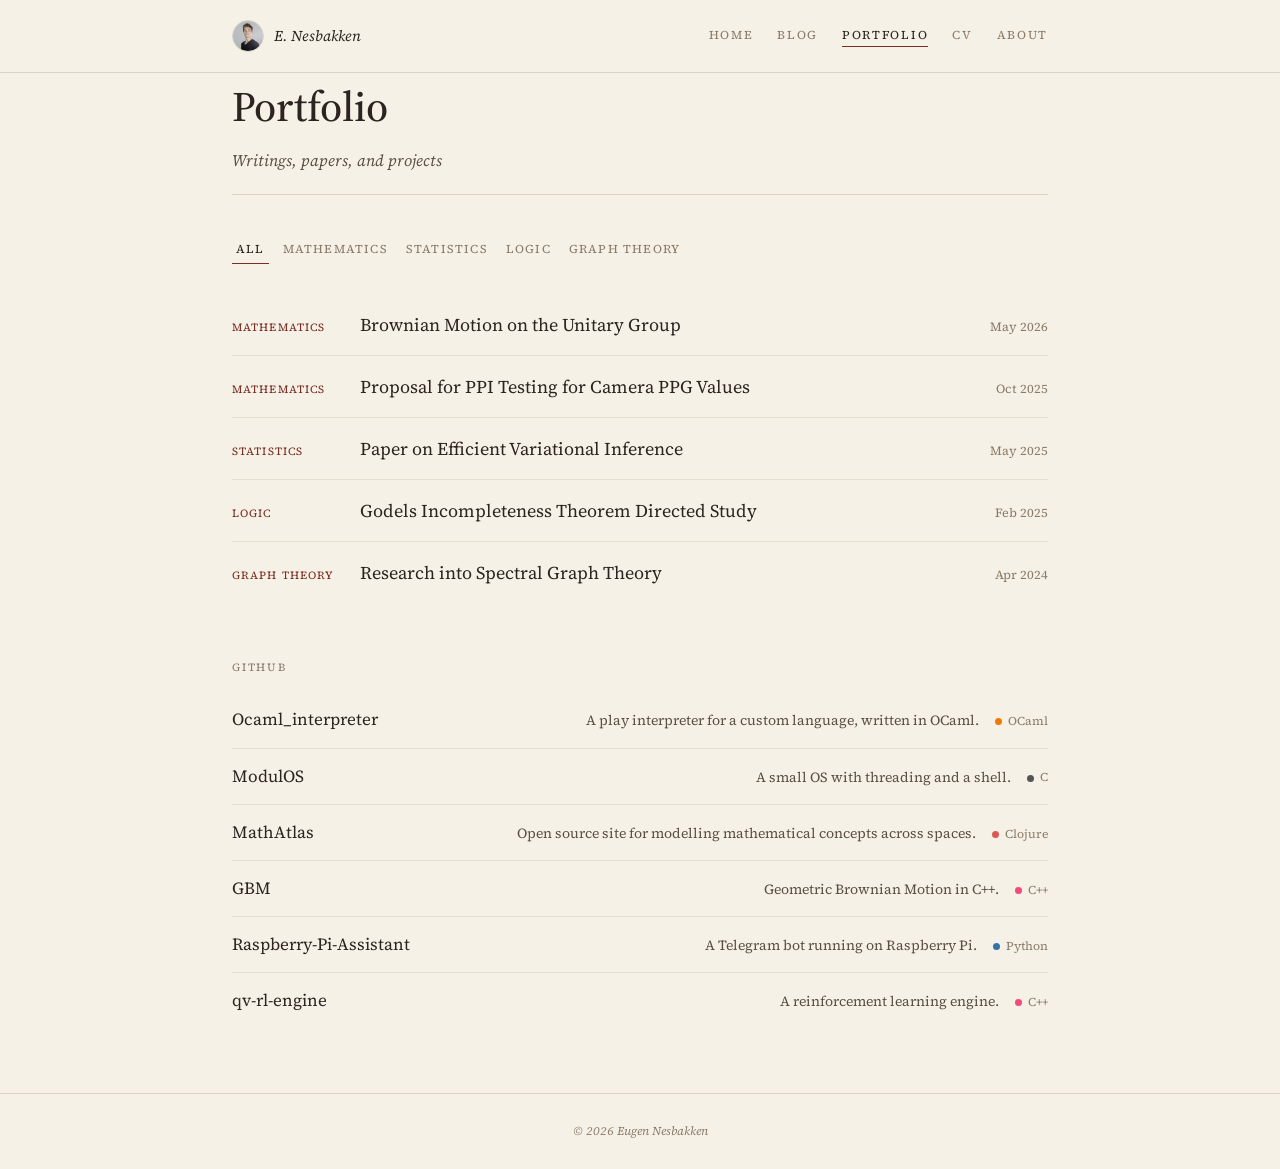
<file: site/portfolio.html>
<!DOCTYPE html>
<html lang="en">
<head>
    <meta charset="UTF-8">
    <meta name="viewport" content="width=device-width, initial-scale=1.0">
    <title>Portfolio - Eugen Nesbakken</title>
    <link rel="preconnect" href="https://fonts.googleapis.com">
    <link href="https://fonts.googleapis.com/css2?family=Source+Serif+4:ital,wght@0,400;0,500;0,600;1,400;1,500&display=swap" rel="stylesheet">
    <link rel="stylesheet" href="css/main.css?v=3">
</head>
<body>
    <nav class="navbar">
        <div class="container">
            <a href="index.html" class="logo">
                <img src="assets/images/portrait.jpeg" alt="Eugen Nesbakken" class="nav-profile-photo">
                <span class="logo-word">E. Nesbakken</span>
            </a>
            <div class="nav-right">
                <ul class="nav-links">
                    <li><a href="index.html">Home</a></li>
                    <li><a href="blog.html">Blog</a></li>
                    <li><a href="portfolio.html" class="active">Portfolio</a></li>
                    <li><a href="cv.html">CV</a></li>
                    <li><a href="about.html">About</a></li>
                </ul>
            </div>
        </div>
    </nav>

    <main class="container">
        <header class="page-header">
            <h1>Portfolio</h1>
            <p>Writings, papers, and projects</p>
        </header>

        <!-- Category filters -->
        <div id="portfolio-filters" class="pf-filters"></div>

        <!-- Project list -->
        <div id="portfolio-grid" class="pf-list">
            <p class="portfolio-empty">Loading projects&hellip;</p>
        </div>

        <!-- GitHub Repos -->
        <section class="gh-section">
            <p class="section-label">GitHub</p>
            <div id="gh-grid" class="gh-list">
                <p class="portfolio-empty">Loading repositories&hellip;</p>
            </div>
        </section>
    </main>

    <!-- PDF Modal -->
    <div id="pdf-modal" class="pdf-modal" role="dialog" aria-modal="true" aria-labelledby="pdf-modal-title">
        <div class="pdf-modal-inner">
            <div class="pdf-modal-toolbar">
                <span id="pdf-modal-title" class="pdf-modal-title"></span>
                <div class="pdf-modal-actions">
                    <button id="pdf-modal-newtab" class="pdf-modal-btn" title="Open in new tab">
                        <svg xmlns="http://www.w3.org/2000/svg" width="16" height="16" viewBox="0 0 24 24"
                             fill="none" stroke="currentColor" stroke-width="2" stroke-linecap="round" stroke-linejoin="round">
                            <path d="M18 13v6a2 2 0 0 1-2 2H5a2 2 0 0 1-2-2V8a2 2 0 0 1 2-2h6"></path>
                            <polyline points="15 3 21 3 21 9"></polyline>
                            <line x1="10" y1="14" x2="21" y2="3"></line>
                        </svg>
                        <span>New tab</span>
                    </button>
                    <a id="pdf-modal-download" class="pdf-modal-btn" title="Download PDF">
                        <svg xmlns="http://www.w3.org/2000/svg" width="16" height="16" viewBox="0 0 24 24"
                             fill="none" stroke="currentColor" stroke-width="2" stroke-linecap="round" stroke-linejoin="round">
                            <path d="M21 15v4a2 2 0 0 1-2 2H5a2 2 0 0 1-2-2v-4"></path>
                            <polyline points="7 10 12 15 17 10"></polyline>
                            <line x1="12" y1="15" x2="12" y2="3"></line>
                        </svg>
                        <span>Download</span>
                    </a>
                    <button id="pdf-modal-close" class="pdf-modal-btn pdf-modal-close" title="Close (Esc)">&times;</button>
                </div>
            </div>
            <iframe id="pdf-modal-frame" class="pdf-modal-frame" title="PDF viewer"></iframe>
        </div>
    </div>

    <footer>
        <div class="container">
            <p>&copy; 2026 Eugen Nesbakken</p>
        </div>
    </footer>

    <script src="js/portfolio.js"></script>
    <script src="js/github-repos.js"></script>
</body>
</html>
</file>
<file: site/css/main.css>
/* ============================================
   Working Notes — design tokens
   ============================================ */
:root {
    --paper: #f6f1e7;
    --paper-deep: #efe8d8;
    --ink: #2b2420;
    --ink-soft: #3a332d;
    --muted: #5a4f43;
    --label-muted: #8a7c68;
    --hairline: #ddd3bf;
    --hairline-light: #e7dfcd;
    --accent: #7a2e22;
}

* {
    margin: 0;
    padding: 0;
    box-sizing: border-box;
}

body {
    font-family: 'Source Serif 4', Georgia, serif;
    line-height: 1.6;
    color: var(--ink);
    background: var(--paper);
}

a {
    color: inherit;
}

.container {
    max-width: 880px;
    margin: 0 auto;
    padding: 0 32px;
}

/* ============================================
   Navbar
   ============================================ */
.navbar {
    background: var(--paper);
    border-bottom: 1px solid var(--hairline);
    padding: 20px 0;
    position: sticky;
    top: 0;
    z-index: 10;
}

.navbar .container {
    display: flex;
    justify-content: space-between;
    align-items: center;
}

.logo {
    display: flex;
    align-items: center;
    gap: 10px;
    text-decoration: none;
    color: var(--ink);
}

.logo img.nav-profile-photo {
    width: 32px !important;
    height: 32px !important;
    max-width: 32px !important;
    max-height: 32px !important;
    min-width: 32px !important;
    min-height: 32px !important;
    border-radius: 50%;
    object-fit: cover;
    filter: grayscale(35%);
    border: 1px solid var(--hairline);
    display: block;
}

.logo-word {
    font-style: italic;
    font-size: 15px;
}

.nav-right {
    display: flex;
    align-items: center;
}

.nav-links {
    display: flex;
    list-style: none;
    gap: 24px;
    font-size: 12px;
    letter-spacing: 0.14em;
    text-transform: uppercase;
}

.nav-links a {
    text-decoration: none;
    color: var(--label-muted);
    padding-bottom: 3px;
    border-bottom: 1px solid transparent;
    transition: color 0.2s;
}

.nav-links a:hover,
.nav-links a.active {
    color: var(--ink);
}

.nav-links a.active {
    border-bottom-color: var(--accent);
}

main {
    margin: 0 auto;
    min-height: calc(100vh - 200px);
    padding: 64px 0 80px;
}

.page-header {
    margin-bottom: 40px;
    padding-bottom: 20px;
    border-bottom: 1px solid var(--hairline);
}

.page-header h1 {
    font-size: 42px;
    font-weight: 500;
    margin-bottom: 8px;
}

.page-header p {
    font-style: italic;
    color: var(--muted);
    font-size: 16px;
}

footer {
    border-top: 1px solid var(--hairline);
    padding: 28px 0;
    text-align: center;
}

footer p {
    font-size: 12px;
    color: var(--label-muted);
    font-style: italic;
}

/* ============================================
   Section label (uppercase tracked)
   ============================================ */
.section-label {
    font-size: 11px;
    letter-spacing: 0.16em;
    text-transform: uppercase;
    color: var(--label-muted);
    margin-bottom: 16px;
}

.hairline-divider {
    height: 1px;
    background: var(--hairline);
}

/* ============================================
   Hero (Home)
   ============================================ */
.hero {
    text-align: center;
    padding-bottom: 44px;
}

.hero-profile {
    display: flex;
    flex-direction: column;
    align-items: center;
}

.profile-photo {
    width: 96px;
    height: 96px;
    border-radius: 50%;
    object-fit: cover;
    filter: grayscale(35%);
    border: 1px solid var(--hairline);
    margin-bottom: 24px;
}

.hero h1 {
    font-size: 54px;
    font-weight: 500;
    letter-spacing: -0.01em;
    margin-bottom: 12px;
}

.hero-tagline {
    font-style: italic;
    font-size: 19px;
    color: var(--muted);
    margin-bottom: 16px;
}

.hero-meta {
    font-size: 11.5px;
    letter-spacing: 0.16em;
    text-transform: uppercase;
    color: var(--label-muted);
    margin-bottom: 20px;
}

.hero-social {
    display: flex;
    justify-content: center;
    align-items: center;
    gap: 18px;
    font-size: 12.5px;
    letter-spacing: 0.08em;
    text-transform: uppercase;
}

.hero-social a {
    text-decoration: none;
    color: var(--accent);
}

.hero-social span {
    color: var(--hairline);
}

/* ============================================
   Numbered list (Home "Contents" / Portfolio projects)
   ============================================ */
.numbered-list {
    display: flex;
    flex-direction: column;
}

.numbered-row {
    display: flex;
    gap: 18px;
    padding: 14px 0;
    border-bottom: 1px solid var(--hairline-light);
    text-decoration: none;
    color: inherit;
    align-items: baseline;
}

.numbered-row:last-child {
    border-bottom: none;
}

.numbered-row .num {
    font-size: 13px;
    color: var(--label-muted);
}

.numbered-row .label {
    font-size: 18px;
    flex: 1;
}

.numbered-row .arrow {
    font-size: 13px;
    color: var(--accent);
}

/* ============================================
   Recent Entries (Home)
   ============================================ */
.entries-list {
    display: flex;
    flex-direction: column;
    gap: 26px;
}

.entry-row .entry-meta {
    display: flex;
    justify-content: space-between;
    font-size: 12px;
    color: var(--label-muted);
    margin-bottom: 5px;
}

.entry-row .entry-meta .cat {
    text-transform: uppercase;
    letter-spacing: 0.08em;
}

.entry-row .entry-title {
    font-size: 19px;
    margin-bottom: 4px;
}

.entry-row .entry-title a {
    text-decoration: none;
    color: var(--ink);
}

.entry-row .entry-excerpt {
    font-size: 15px;
    color: var(--muted);
    line-height: 1.7;
}

/* ============================================
   Buttons
   ============================================ */
.btn {
    display: inline-block;
    font-size: 12px;
    letter-spacing: 0.1em;
    text-transform: uppercase;
    text-decoration: none;
    color: var(--accent);
    border: 1px solid var(--accent);
    padding: 9px 18px;
    background: transparent;
    white-space: nowrap;
}

.btn:hover {
    background: rgba(122, 46, 34, 0.06);
}

/* ============================================
   About page
   ============================================ */
.about-hero {
    text-align: center;
    padding-bottom: 40px;
    border-bottom: 1px solid var(--hairline);
    margin-bottom: 40px;
}

.about-portrait {
    width: 88px;
    height: 88px;
    border-radius: 50%;
    object-fit: cover;
    filter: grayscale(35%);
    border: 1px solid var(--hairline);
    margin-bottom: 20px;
    display: block;
    margin-left: auto;
    margin-right: auto;
}

.about-hero h1 {
    font-size: 36px;
    font-weight: 500;
    margin-bottom: 8px;
}

.about-tagline {
    font-style: italic;
    color: var(--muted);
    font-size: 16px;
}

.about-body {
    padding-bottom: 0;
}

.about-section {
    padding-bottom: 36px;
    border-bottom: 1px solid var(--hairline-light);
    margin-bottom: 36px;
}

.about-section-last {
    border-bottom: none;
    margin-bottom: 0;
    padding-bottom: 0;
}

.about-section-title {
    font-size: 11px;
    letter-spacing: 0.16em;
    text-transform: uppercase;
    color: var(--label-muted);
    margin-bottom: 16px;
}

.about-section p {
    color: var(--ink-soft);
    font-size: 16.5px;
    line-height: 1.8;
    margin-bottom: 14px;
}

.about-section p:last-child {
    margin-bottom: 0;
}

.about-section a {
    color: var(--accent);
    text-decoration: none;
    border-bottom: 1px solid var(--hairline);
}

.about-list {
    list-style: none;
    display: flex;
    flex-direction: column;
    margin-bottom: 16px;
}

.about-list li {
    padding: 12px 0;
    border-bottom: 1px solid var(--hairline-light);
    font-size: 15.5px;
    color: var(--ink-soft);
}

.about-list li:last-child {
    border-bottom: none;
}

.about-interest-grid {
    display: flex;
    gap: 24px;
    flex-wrap: wrap;
    font-size: 12px;
    letter-spacing: 0.1em;
    text-transform: uppercase;
    color: var(--accent);
}

.about-interest-grid .dot {
    color: var(--hairline);
}

/* ============================================
   Portfolio
   ============================================ */
.pf-filters {
    display: flex;
    flex-wrap: wrap;
    gap: 10px;
    margin-bottom: 30px;
}

.pf-filter-btn {
    border: none;
    background: none;
    cursor: pointer;
    font-family: 'Source Serif 4', Georgia, serif;
    font-size: 12px;
    letter-spacing: 0.1em;
    text-transform: uppercase;
    padding: 6px 4px;
    color: var(--label-muted);
    border-bottom: 1px solid transparent;
}

.pf-filter-btn:hover {
    color: var(--ink);
}

.pf-filter-btn.active {
    color: var(--ink);
    border-bottom-color: var(--accent);
}

.pf-list {
    display: flex;
    flex-direction: column;
    margin-bottom: 56px;
}

.pf-row {
    cursor: pointer;
    display: flex;
    gap: 18px;
    padding: 18px 0;
    border-bottom: 1px solid var(--hairline-light);
    text-decoration: none;
    color: inherit;
    align-items: baseline;
    background: none;
    border-left: none;
    border-right: none;
    border-top: none;
    width: 100%;
    text-align: left;
    font-family: 'Source Serif 4', Georgia, serif;
}

.pf-row:last-child {
    border-bottom: none;
}

.pf-row-cat {
    font-size: 11px;
    letter-spacing: 0.1em;
    text-transform: uppercase;
    color: var(--accent);
    width: 110px;
    flex-shrink: 0;
}

.pf-row-title {
    font-size: 18px;
    flex: 1;
}

.pf-row-date {
    font-size: 12.5px;
    color: var(--label-muted);
    flex-shrink: 0;
}

.portfolio-empty {
    text-align: center;
    color: var(--label-muted);
    font-style: italic;
    padding: 3rem 0;
}

/* PDF / project modal */
.pdf-modal {
    position: fixed;
    inset: 0;
    z-index: 2000;
    background: rgba(43, 36, 32, 0.5);
    display: flex;
    align-items: center;
    justify-content: center;
    opacity: 0;
    pointer-events: none;
    padding: 24px;
    transition: opacity 0.2s;
}

.pdf-modal.open {
    opacity: 1;
    pointer-events: auto;
}

.pdf-modal-inner {
    display: flex;
    flex-direction: column;
    width: 100%;
    max-width: 860px;
    background: var(--paper);
    border: 1px solid var(--hairline);
}

.pdf-modal-toolbar {
    display: flex;
    align-items: center;
    justify-content: space-between;
    padding: 14px 20px;
    border-bottom: 1px solid var(--hairline);
    gap: 1rem;
    flex-shrink: 0;
}

.pdf-modal-title {
    font-size: 15px;
    color: var(--ink);
    white-space: nowrap;
    overflow: hidden;
    text-overflow: ellipsis;
}

.pdf-modal-actions {
    display: flex;
    align-items: center;
    gap: 0.4rem;
    flex-shrink: 0;
}

.pdf-modal-btn {
    display: flex;
    align-items: center;
    gap: 0.35rem;
    padding: 6px 12px;
    border: 1px solid var(--hairline);
    background: none;
    color: var(--muted);
    font-size: 12px;
    letter-spacing: 0.05em;
    text-transform: uppercase;
    cursor: pointer;
    text-decoration: none;
    white-space: nowrap;
    font-family: 'Source Serif 4', Georgia, serif;
}

.pdf-modal-btn:hover {
    border-color: var(--accent);
    color: var(--accent);
}

.pdf-modal-close {
    padding: 6px 10px;
    font-size: 18px;
    color: var(--accent);
    border: none;
}

.pdf-modal-frame {
    flex: 1;
    border: none;
    width: 100%;
    min-height: 0;
    height: calc(100vh - 12rem);
    background: var(--paper);
}

@media (max-width: 600px) {
    .pdf-modal-inner {
        max-width: 100%;
    }
    .pdf-modal-btn span {
        display: none;
    }
}

/* ============================================
   CV
   ============================================ */
.cv2 {
    max-width: 880px;
    padding-bottom: 0;
}

.cv2-header {
    display: flex;
    justify-content: space-between;
    align-items: flex-start;
    gap: 24px;
    padding-bottom: 28px;
    margin-bottom: 40px;
    border-bottom: 1px solid var(--hairline);
}

.cv2-header h1 {
    font-size: 38px;
    font-weight: 500;
    margin-bottom: 6px;
}

.cv2-subtitle {
    font-style: italic;
    color: var(--muted);
    font-size: 16px;
    margin-bottom: 12px;
}

.cv2-contact {
    display: flex;
    flex-wrap: wrap;
    gap: 0.6rem 1.5rem;
    font-size: 13px;
    color: var(--label-muted);
}

.cv2-contact span {
    display: flex;
    align-items: center;
    gap: 0.35rem;
}

.cv2-contact svg {
    flex-shrink: 0;
    opacity: 0.7;
}

.cv2-download {
    flex-shrink: 0;
}

.cv2-section {
    margin-bottom: 44px;
}

.cv2-section-title {
    font-size: 12px;
    font-weight: 400;
    letter-spacing: 0.16em;
    text-transform: uppercase;
    color: var(--label-muted);
    border-bottom: 1px solid var(--hairline-light);
    padding-bottom: 10px;
    margin-bottom: 20px;
}

.cv2-timeline {
    display: flex;
    flex-direction: column;
    gap: 22px;
}

.cv2-entry-header {
    display: flex;
    justify-content: space-between;
    align-items: baseline;
    gap: 16px;
}

.cv2-entry-header h3 {
    font-size: 18px;
    font-weight: 500;
}

.cv2-org {
    font-style: italic;
    color: var(--muted);
    font-size: 15px;
    margin: 2px 0 6px;
}

.cv2-date {
    font-size: 13px;
    color: var(--label-muted);
    white-space: nowrap;
}

.cv2-desc {
    font-size: 15px;
    color: var(--muted);
    line-height: 1.7;
}

.cv2-skills-grid {
    display: grid;
    grid-template-columns: repeat(auto-fit, minmax(180px, 1fr));
    gap: 28px;
}

.cv2-skill-group h3 {
    font-size: 13px;
    letter-spacing: 0.08em;
    text-transform: uppercase;
    color: var(--accent);
    font-weight: 500;
    margin-bottom: 10px;
}

.cv2-skill-group ul {
    list-style: none;
    display: flex;
    flex-direction: column;
    gap: 6px;
    font-size: 15px;
    color: var(--muted);
}

.cv2-pub-title a {
    color: var(--ink);
    text-decoration: none;
    border-bottom: 1px solid var(--hairline);
    font-size: 16px;
    line-height: 1.6;
}

.cv2-pub-meta {
    font-size: 14px;
    color: var(--label-muted);
    font-style: italic;
    margin-top: 6px;
}

@media (max-width: 600px) {
    .cv2-header {
        flex-direction: column;
    }
    .cv2-entry-header {
        flex-direction: column;
        gap: 2px;
    }
}

/* ============================================
   GitHub repos
   ============================================ */
.gh-section {
    margin-bottom: 4rem;
}

.gh-list {
    display: flex;
    flex-direction: column;
}

.gh-row {
    display: flex;
    gap: 16px;
    padding: 14px 0;
    border-bottom: 1px solid var(--hairline-light);
    text-decoration: none;
    color: inherit;
    align-items: baseline;
}

.gh-row:last-child {
    border-bottom: none;
}

.gh-row-name {
    font-size: 17px;
    flex: 1;
}

.gh-row-desc {
    font-size: 14px;
    color: var(--muted);
}

.gh-row-lang {
    font-size: 12px;
    color: var(--label-muted);
    flex-shrink: 0;
    display: flex;
    align-items: center;
    gap: 6px;
}

.gh-lang-dot {
    width: 7px;
    height: 7px;
    border-radius: 50%;
    display: inline-block;
}

/* ============================================
   Image placeholder slots
   ============================================ */
.img-slot {
    background: var(--paper-deep);
    border: 1px solid var(--hairline);
    display: block;
}

.img-slot.rounded {
    border-radius: 4px;
    overflow: hidden;
}

/* ============================================
   Live Mathematics (home)
   ============================================ */
.viz-intro {
    font-size: 15px;
    color: var(--muted);
    line-height: 1.7;
    margin-bottom: 18px;
}

.viz-caption {
    font-size: 13px;
    color: var(--muted);
    font-style: italic;
    margin: 0 0 14px;
}

.viz-canvas-wrap {
    border: 1px solid var(--hairline);
}

.viz-canvas-wrap canvas {
    display: block;
    width: 100%;
    height: auto;
}

.viz-grid {
    display: grid;
    grid-template-columns: 1fr 1fr;
    gap: 32px;
    align-items: start;
}

@media (max-width: 700px) {
    .viz-grid {
        grid-template-columns: 1fr;
    }
}

/* ============================================
   Right Now (home)
   ============================================ */
.now-panel-header {
    display: flex;
    justify-content: space-between;
    align-items: baseline;
    margin-bottom: 16px;
}

.now-updated {
    font-size: 11px;
    color: var(--label-muted);
    font-style: italic;
}

.now-row {
    padding: 16px 0;
    border-bottom: 1px solid var(--hairline-light);
}

.now-row:last-child {
    border-bottom: none;
}

.now-row-label {
    font-size: 11px;
    letter-spacing: 0.1em;
    text-transform: uppercase;
    color: var(--accent);
    margin-bottom: 6px;
}

.now-row-title {
    font-size: 17px;
    margin-bottom: 6px;
}

.now-row-meta {
    font-size: 13px;
    color: var(--label-muted);
}

.now-progress {
    height: 4px;
    background: var(--hairline-light);
    border-radius: 2px;
    overflow: hidden;
    margin-top: 4px;
}

.now-progress-fill {
    height: 100%;
    background: var(--accent);
}

/* ============================================
   Activity heatmap (about)
   ============================================ */
.heatmap-scroll {
    overflow-x: auto;
    padding-bottom: 4px;
}

.heatmap-grid {
    display: flex;
    gap: 3px;
}

.heatmap-week {
    display: flex;
    flex-direction: column;
    gap: 3px;
}

.heatmap-cell {
    width: 10px;
    height: 10px;
    background: var(--paper-deep);
}

.heatmap-legend {
    display: flex;
    align-items: center;
    gap: 6px;
    margin-top: 10px;
    font-size: 11px;
    color: var(--label-muted);
}

.heatmap-legend .heatmap-cell {
    width: 10px;
    height: 10px;
}

/* ============================================
   Chess rating (about)
   ============================================ */
.elo-stats {
    display: grid;
    grid-template-columns: auto auto 1fr;
    gap: 28px;
    align-items: end;
    margin-bottom: 16px;
}

.elo-stat-label {
    font-size: 11px;
    letter-spacing: 0.08em;
    text-transform: uppercase;
    color: var(--label-muted);
    margin-bottom: 4px;
}

.elo-current {
    font-size: 32px;
}

.elo-peak {
    font-size: 20px;
    color: var(--muted);
}

.elo-change {
    font-size: 14px;
    color: var(--accent);
    text-align: right;
    display: block;
}

.elo-chart-wrap {
    border: 1px solid var(--hairline);
    margin-bottom: 12px;
}

.elo-chart-wrap canvas {
    display: block;
    width: 100%;
    height: auto;
}

.elo-tf-buttons {
    display: flex;
    gap: 8px;
}

.elo-tf-btn {
    font-family: 'Source Serif 4', Georgia, serif;
    font-size: 12px;
    letter-spacing: 0.1em;
    text-transform: uppercase;
    padding: 7px 14px;
    cursor: pointer;
    border: 1px solid var(--accent);
    background: transparent;
    color: var(--accent);
}

.elo-tf-btn.active {
    background: var(--accent);
    color: var(--paper);
}
</file>
<file: site/css/blog.css>
/* ============================================
   Blog listing — Working Notes redesign
   ============================================ */

.container.wide {
    max-width: 1080px;
}

/* Featured post */
.featured-post {
    display: block;
    text-decoration: none;
    color: inherit;
    margin-bottom: 48px;
    padding-bottom: 44px;
    border-bottom: 1px solid var(--hairline);
}

.featured-grid {
    display: grid;
    grid-template-columns: 1fr;
    align-items: center;
}

.featured-meta {
    display: flex;
    justify-content: space-between;
    align-items: baseline;
    margin-bottom: 10px;
}

.featured-meta .cat {
    font-size: 11px;
    letter-spacing: 0.1em;
    text-transform: uppercase;
    color: var(--accent);
}

.featured-meta time {
    font-size: 12.5px;
    color: var(--label-muted);
}

.featured-title {
    font-size: 28px;
    font-weight: 500;
    line-height: 1.3;
    color: var(--ink);
    margin-bottom: 12px;
}

.featured-excerpt {
    font-size: 16px;
    color: var(--muted);
    line-height: 1.75;
    margin-bottom: 16px;
}

.featured-cta {
    font-size: 12.5px;
    letter-spacing: 0.08em;
    text-transform: uppercase;
    color: var(--accent);
}

/* Two-column layout */
.blog-layout {
    display: grid;
    grid-template-columns: 180px minmax(0, 1fr);
    gap: 64px;
    align-items: start;
}

.blog-sidebar {
    position: sticky;
    top: 100px;
}

.filter-group {
    margin-bottom: 32px;
}

.filter-group:last-child {
    margin-bottom: 0;
}

.filter-list {
    display: flex;
    flex-direction: column;
}

.filter-btn {
    border: none;
    border-left: 2px solid transparent;
    background: none;
    cursor: pointer;
    text-align: left;
    font-family: 'Source Serif 4', Georgia, serif;
    font-size: 13.5px;
    padding: 7px 0 7px 12px;
    color: var(--label-muted);
}

.filter-btn:hover {
    color: var(--ink);
}

.filter-btn.active {
    color: var(--ink);
    border-left-color: var(--accent);
}

/* Post list */
.blog-posts-list {
    display: flex;
    flex-direction: column;
    max-width: 700px;
}

.post-row {
    display: flex;
    padding: 22px 0;
    border-bottom: 1px solid var(--hairline-light);
}

.post-body {
    flex: 1;
    min-width: 0;
}

.post-meta-row {
    display: flex;
    justify-content: space-between;
    align-items: baseline;
    gap: 16px;
    margin-bottom: 6px;
}

.post-meta-row .cat {
    font-size: 11px;
    letter-spacing: 0.1em;
    text-transform: uppercase;
    color: var(--accent);
}

.post-meta-row time {
    font-size: 12.5px;
    color: var(--label-muted);
}

.post-title {
    font-size: 22px;
    font-weight: 500;
    margin-bottom: 6px;
}

.post-title a {
    text-decoration: none;
    color: var(--ink);
}

.post-excerpt {
    font-size: 15.5px;
    color: var(--muted);
    line-height: 1.7;
    margin-bottom: 10px;
}

.post-tags {
    display: flex;
    gap: 8px;
    flex-wrap: wrap;
}

.tag {
    font-size: 11.5px;
    color: var(--label-muted);
    border: 1px solid var(--hairline);
    border-radius: 3px;
    padding: 2px 8px;
}

/* Empty states */
.no-posts,
.error {
    text-align: center;
    padding: 40px 0;
    color: var(--label-muted);
    font-style: italic;
}

@media (max-width: 860px) {
    .blog-layout {
        grid-template-columns: 1fr;
        gap: 32px;
    }
    .blog-sidebar {
        position: static;
    }
    .filter-list {
        flex-direction: row;
        flex-wrap: wrap;
    }
    .filter-btn {
        border-left: none;
        border-bottom: 2px solid transparent;
        padding: 7px 12px 7px 0;
    }
    .filter-btn.active {
        border-bottom-color: var(--accent);
    }
}
</file>
